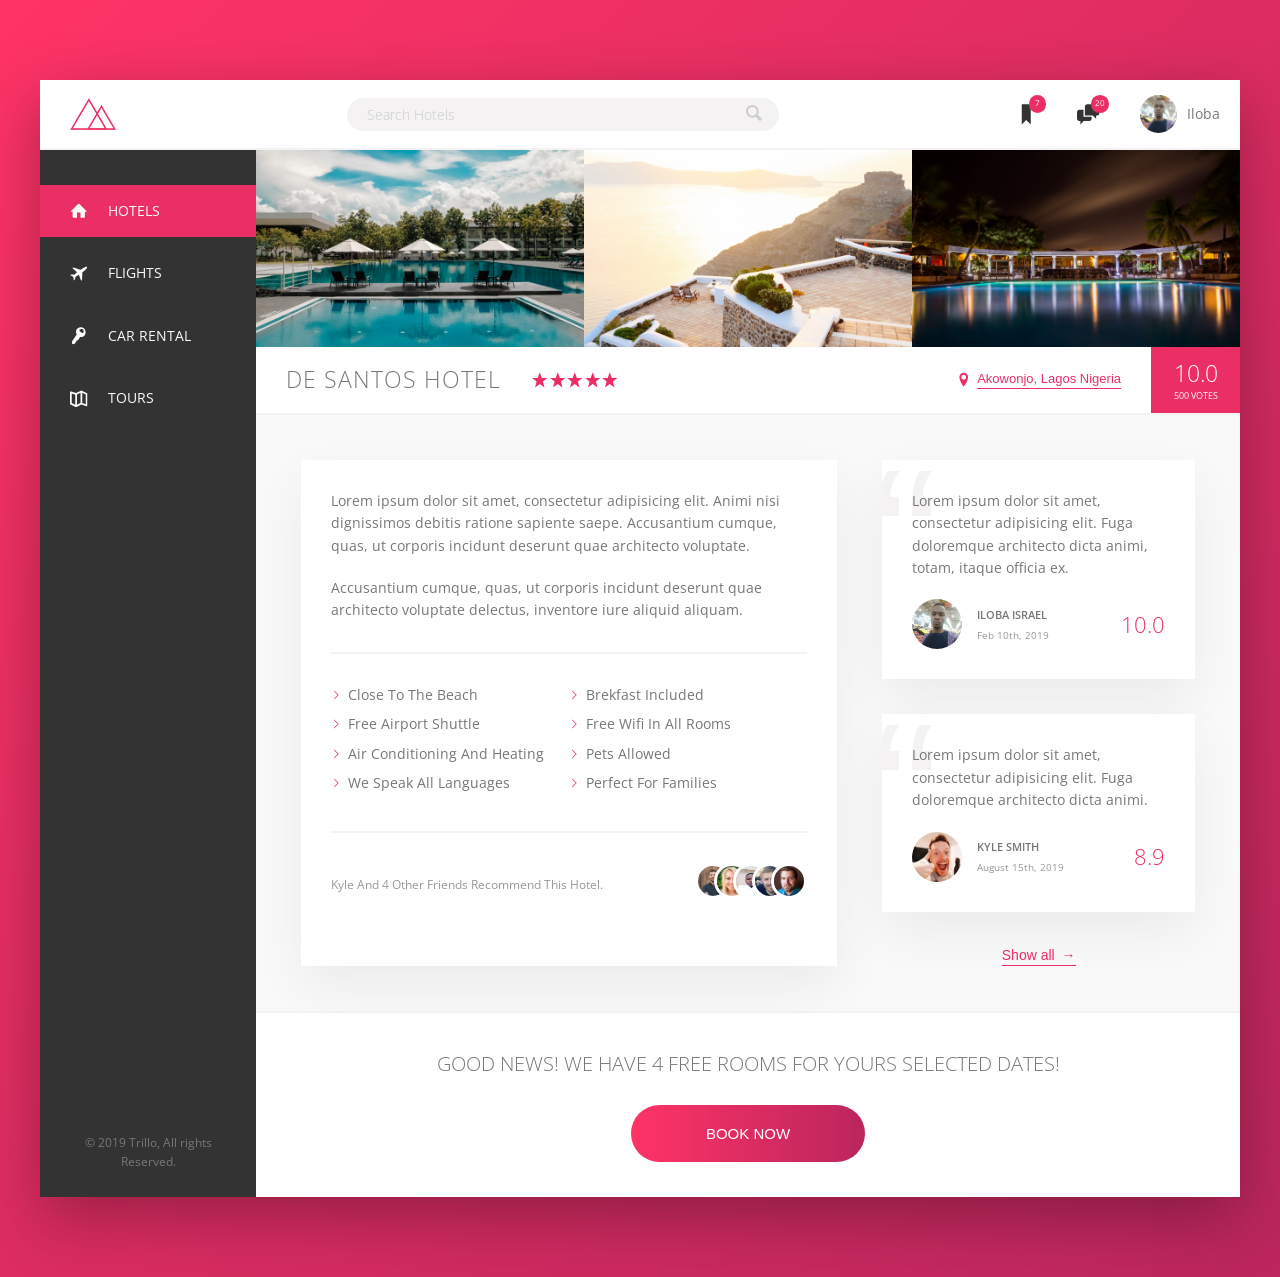
<file: index.html>
<!DOCTYPE html>
<html lang="en">
    <head>
        <meta charset="UTF-8">
        <meta name="viewport" content="width=device-width, initial-scale=1.0">
        
        <link href="https://fonts.googleapis.com/css?family=Open+Sans:300,400,600" rel="stylesheet">
        <link rel="stylesheet" href="css/style.css">
        <link rel="shortcut icon" type="image/png" href="img/favicon.png">
        
        <title>trillo &mdash; Your all-in-one booking app</title>
    </head>
    <body>
        <div class="container">
            <header class="header">
                <img src="/img/logo.png" alt="trillo logo" class="logo">

                <form action="#" class="search">
                    <input type="text" class="search_input" placeholder="Search Hotels">
                    <button class="search_btn">
                     <svg class="search_icon">
                        <use xlink:href="img/sprite.svg#icon-magnifying-glass"></use>
                     </svg>
                    </button>
                </form>
                <nav class="user-nav">
                    <div class="user-nav_icon-box">
                        <svg class="user-nav_icon">
                            <use xlink:href="img/sprite.svg#icon-bookmark"></use>
                        </svg>
                        <span class="user-nav_notify">7</span>
                    </div>
                    <div class="user-nav_icon-box">
                        <svg class="user-nav_icon">
                            <use xlink:href="img/sprite.svg#icon-chat"></use>
                        </svg>
                        <span class="user-nav_notify">20</span>
                    </div>
                    <div class="user-nav_user">
                        <img src="img/israel.jpg" alt="" class="user-nav_user-photo">
                        <span class="user-nav_user-name">Iloba</span>
                    </div>
                </nav>
            </header>
            <div class="content">
                <nav class="sidebar">
                    <ul class="side-nav">
                        <li class="side-nav_item side-nav_item--active">
                            <a href="#" class="side-nav_link">
                                <svg class="side-nav_icon">
                                    <use xlink:href="img/sprite.svg#icon-home"></use>
                                </svg>
                                <span>Hotels</span>
                            </a>
                        </li>

                <li class="side-nav_item">
                        <a href="#" class="side-nav_link">
                            <svg class="side-nav_icon">
                                <use xlink:href="img/sprite.svg#icon-aircraft"></use>
                            </svg>
                            <span>Flights</span>
                        </a>
                    </li>

                    <li class="side-nav_item">
                            <a href="#" class="side-nav_link">
                                <svg class="side-nav_icon">
                                    <use xlink:href="img/sprite.svg#icon-key"></use>
                                </svg>
                                <span>Car Rental</span>
                            </a>
                        </li>

                    <li class="side-nav_item">
                            <a href="#" class="side-nav_link">
                                <svg class="side-nav_icon">
                                    <use xlink:href="img/sprite.svg#icon-map"></use>
                                </svg>
                                <span>Tours</span>
                            </a>
                        </li>
                    </ul>
                    <div class="legal">
                        &copy; 2019 Trillo, All rights Reserved.
                    </div>
                </nav>
                <main class="hotel-view">
                   <div class="gallery">
                       <figure class="gallery_item">
                           <img src="img/hotel-2.jpg" alt="photo of hotel 2" class="gallery_photo">
                       </figure>

                       <figure class="gallery_item">
                        <img src="img/hotel-3.jpg" alt="photo of hotel 3" class="gallery_photo">
                    </figure>

                    <figure class="gallery_item">
                        <img src="img/hotel-1.jpg" alt="photo of hotel 2" class="gallery_photo">
                    </figure>
                   </div>

                   <div class="overview">
                       <h1 class="overview_heading">
                            De Santos Hotel
                       </h1>
                       <div class="overview_star">
                           <svg class="overview_icon-star">
                               <use xlink:href="img/sprite.svg#icon-star"></use>
                           </svg>

                           <svg class="overview_icon-star">
                            <use xlink:href="img/sprite.svg#icon-star"></use>
                            </svg>

                            <svg class="overview_icon-star">
                            <use xlink:href="img/sprite.svg#icon-star"></use>
                            </svg>

                            <svg class="overview_icon-star">
                                <use xlink:href="img/sprite.svg#icon-star"></use>
                            </svg>

                            <svg class="overview_icon-star">
                                <use xlink:href="img/sprite.svg#icon-star"></use>
                            </svg>
                       </div>
                       <div class="overview_location">
                            <svg class="overview_icon-location">
                                <use xlink:href="img/sprite.svg#icon-location-pin"></use>
                            </svg>
                            <button class="btn-inline">Akowonjo, Lagos Nigeria</button>
                       </div>

                       <div class="overview_rating">
                           <div class="overview_rating-average">10.0</div>
                           <div class="overview_rating-count">500 votes</div>
                       </div>
                   </div>

                   <div class="details">
                       <div class="description">
                        <p class="paragraph">
                            Lorem ipsum dolor sit amet, consectetur adipisicing elit. Animi nisi dignissimos debitis ratione sapiente saepe. 
                            Accusantium cumque, quas, ut corporis incidunt deserunt quae architecto voluptate.
                        </p>

                        <p class="paragraph">
                            Accusantium cumque, quas, ut corporis incidunt deserunt quae architecto voluptate delectus, inventore iure aliquid aliquam.
                        </p>

                        <ul class="list">
                            <li class="list_items">Close to the beach</li>
                            <li class="list_items">Brekfast Included</li>
                            <li class="list_items">free airport shuttle</li>
                            <li class="list_items">free wifi in all rooms</li>
                            <li class="list_items">air conditioning and heating</li>
                            <li class="list_items">pets allowed</li>
                            <li class="list_items">we speak all languages</li>
                            <li class="list_items">perfect for families</li>
                        </ul>

                        <div class="recommend">
                            <p class="recommend_count">
                                kyle and 4 other friends recommend this hotel.
                            </p>
                            <div class="recommend_friends">
                                <img src="img/user-4.jpg" alt="hotel users" class="recommend_photo">
                                <img src="img/user-6.jpg" alt="hotel users" class="recommend_photo">
                                <img src="img/ISRAEL.jpeg" alt="hotel users" class="recommend_photo">
                                <img src="img/user-3.jpg" alt="hotel users" class="recommend_photo">
                                <img src="img/user-5.jpg" alt="hotel users" class="recommend_photo"> 
                            </div>
                        </div>
                       </div>

                       <div class="user-reviews">
                            <figure class="review">
                                <blockquote class="review_text">
                                    Lorem ipsum dolor sit amet, consectetur adipisicing elit. Fuga doloremque architecto dicta animi, totam, itaque officia ex.
                                </blockquote>
                                <figcaption class="review_user">
                                    <img src="img/israel.jpg" alt="iloba israel" class="review_photo">
                                    <div class="review_user-box">
                                        <p class="review_user-name">Iloba Israel</p>
                                        <p class="review_user-date">Feb 10th, 2019</p>
                                    </div>
                                    <div class="review_rating">10.0</div>
                                </figcaption>
                            </figure>

                            <figure class="review">
                                    <blockquote class="review_text">
                                            Lorem ipsum dolor sit amet, consectetur adipisicing elit. Fuga doloremque architecto dicta animi.
                                    </blockquote>
                                    <figcaption class="review_user">
                                        <img src="img/user-1.jpg" alt="iloba israel" class="review_photo">
                                        <div class="review_user-box">
                                            <p class="review_user-name">Kyle Smith</p>
                                            <p class="review_user-date">August 15th, 2019</p>
                                        </div>
                                        <div class="review_rating">8.9</div>
                                    </figcaption>
                            </figure>
                            <button class="btn-inline">Show all <span>&rarr;</span></button>
                       </div>
                   </div>
                   <div class="cta">
                    <h2 class="cta_book-now">
                        Good News! We have 4 Free Rooms for yours selected dates!
                    </h2>
                    <button class="btn">
                        <span class="btn_visible">Book Now</span>
                        <span class="btn_invisible"> Only 4 Rooms Left</span>
                    </button>
                </div>
                </main>
            </div>
        </div>
    </body>
</html>
</file>
<file: css/style.css>
:root {
  --color-primary: #eb2f64;
  --color-primary-light:#FF3366;
  --color-primary-dark: #BA265D;
  --color-grey-light-2: #f4f2f2;
  --color-grey-light-3: #f0eeee;
  --color-grey-light-1: #faf9f9;
  --color-grey-light-4: #ccc;
  --color-grey-dark-1: #333;
  --color-grey-dark-2: #777;
  --color-grey-dark-3: #999;
  --color-grey-dark-4: rgb(14, 1, 1);
  --shadow-dark: 0 2rem 6rem rgba(0,0,0,.3);
  --shadow-light: 0 2rem 5rem rgba(0,0,0,.06);
  --line: 2px solid var(--color-grey-light-2); }

* {
  margin: 0;
  padding: 0; }

*,
*::before,
*::after {
  box-sizing: inherit; }

html {
  box-sizing: border-box;
  font-size: 62.5%; }
  @media only screen and (max-width: 72.9em) {
    html {
      font-size: 50%; } }

body {
  font-family: 'Open Sans', sans-serif;
  font-weight: 400;
  line-height: 1.6;
  color: var(--color-grey-dark-2);
  background-image: linear-gradient(to right bottom, var(--color-primary-light), var(--color-primary-dark));
  background-size: cover;
  background-repeat: no-repeat;
  min-height: 100vh; }

.container {
  max-width: 120rem;
  margin: 8rem auto;
  background-color: var(--color-grey-light-1);
  box-shadow: var(--shadow-dark);
  min-height: 50rem; }
  @media only screen and (max-width: 75em) {
    .container {
      margin: 0;
      max-width: 100%;
      width: 100%; } }

.header {
  font-size: 1.4rem;
  height: 7rem;
  background-color: #fff;
  border-bottom: var(--line);
  display: flex;
  justify-content: space-between;
  align-items: center; }
  @media only screen and (max-width: 31.25em) {
    .header {
      flex-wrap: wrap;
      height: 12rem;
      align-content: space-around; } }

.content {
  display: flex; }
  @media only screen and (max-width: 56.25em) {
    .content {
      flex-direction: column; } }

.sidebar {
  background-color: var(--color-grey-dark-1);
  flex: 0 0 18%;
  display: flex;
  flex-direction: column;
  justify-content: space-between; }

.hotel-view {
  background-color: #fff;
  flex: 1; }

.details {
  font-size: 1.4rem;
  display: flex;
  padding: 4.5rem;
  background-color: var(--color-grey-light-1);
  border-bottom: var(--line); }
  @media only screen and (max-width: 56.25em) {
    .details {
      padding: 3rem; } }
  @media only screen and (max-width: 37.5em) {
    .details {
      flex-direction: column; } }

.description {
  font-size: 1.4rem;
  background-color: #fff;
  box-shadow: var(--shadow-light);
  padding: 3rem;
  flex: 0 0 60%;
  margin-right: 4.5rem; }
  @media only screen and (max-width: 56.25em) {
    .description {
      padding: 2rem;
      margin-right: 3rem; } }
  @media only screen and (max-width: 37.5em) {
    .description {
      margin-right: 0;
      margin-bottom: 3rem; } }

.user-reviews {
  flex: 1;
  display: flex;
  flex-direction: column;
  align-items: center; }

.logo {
  height: 3.25rem;
  margin-left: 3rem; }

.search {
  flex: 0 0 40%;
  display: flex;
  align-items: center;
  justify-content: center; }
  @media only screen and (max-width: 31.25em) {
    .search {
      order: 1;
      flex: 0 0 100%;
      background-color: var(--color-grey-light-2); } }
  .search_input {
    font-family: inherit;
    font-size: inherit;
    background-color: var(--color-grey-light-2);
    border: none;
    padding: .7rem 2rem;
    border-radius: 100px;
    width: 90%;
    transition: all .2s ease;
    margin-right: -3.5rem; }
    .search_input:focus {
      outline: none;
      width: 100%;
      background-color: var(--color-grey-light-3); }
      @media only screen and (max-width: 31.25em) {
        .search_input:focus {
          background-color: transparent;
          border-radius: none; } }
    .search_input::-webkit-input-placeholder {
      font-weight: 100;
      color: var(--color-grey-light-4); }
  .search_btn {
    border: none;
    background-color: transparent;
    cursor: pointer; }
    .search_btn:focus {
      outline: none;
      transform: translateY(2px); }
  .search_icon {
    height: 2rem;
    width: 2rem;
    fill: var(--color-grey-light-4); }

.user-nav {
  display: flex;
  align-items: center;
  align-self: stretch; }
  .user-nav > * {
    padding: 0 2rem;
    cursor: pointer;
    height: 100%;
    display: flex;
    align-items: center; }
  .user-nav > *:hover {
    background-color: var(--color-grey-light-2); }
  .user-nav_icon-box {
    position: relative; }
  .user-nav_icon {
    height: 2.25rem;
    width: 2.25rem;
    fill: var(--color-grey-dark-1); }
  .user-nav_notify {
    font-size: .8rem;
    height: 1.75rem;
    width: 1.75rem;
    border-radius: 50%;
    background-color: var(--color-primary);
    color: #fff;
    position: absolute;
    top: 1.5rem;
    right: 1.1rem;
    display: flex;
    justify-content: center;
    align-items: center; }
  .user-nav_user-photo {
    height: 3.75rem;
    border-radius: 50%;
    width: 3.75rem; }
  .user-nav_user-name {
    margin-left: 1rem; }

.side-nav {
  font-size: 1.4rem;
  list-style: none;
  margin-top: 3.5rem; }
  @media only screen and (max-width: 56.25em) {
    .side-nav {
      display: flex;
      margin: 0; } }
  .side-nav_item {
    position: relative; }
    .side-nav_item:not(:last-child) {
      margin-bottom: 1rem; }
      @media only screen and (max-width: 56.25em) {
        .side-nav_item:not(:last-child) {
          margin: 0; } }
    @media only screen and (max-width: 56.25em) {
      .side-nav_item {
        flex: 1; } }
  .side-nav_item::before {
    content: "";
    position: absolute;
    top: 0;
    left: 0;
    height: 100%;
    width: 3px;
    background-color: var(--color-primary);
    transform: scaleY(0);
    transition: transform 0.2s, width 0.4s cubic-bezier(1, 0, 0, 1) 0.2s, background-color 0.1s; }
  .side-nav_item:hover::before, .side-nav_item--active::before {
    transform: scaleY(1);
    width: 100%; }
  .side-nav_item:active::before {
    background-color: var(--color-primary-light); }
  .side-nav_link:link, .side-nav_link:visited {
    text-decoration: none;
    color: var(--color-grey-light-1);
    text-transform: uppercase;
    display: block;
    padding: 1.5rem 3rem;
    position: relative;
    z-index: 50;
    display: flex;
    align-items: center; }
    @media only screen and (max-width: 56.25em) {
      .side-nav_link:link, .side-nav_link:visited {
        justify-content: center;
        padding: 2rem; } }
    @media only screen and (max-width: 37.5em) {
      .side-nav_link:link, .side-nav_link:visited {
        flex-direction: column;
        padding: 1.5rem .5rem; } }
  .side-nav_icon {
    width: 1.75rem;
    height: 1.75rem;
    margin-right: 2rem;
    fill: currentColor; }
    @media only screen and (max-width: 37.5em) {
      .side-nav_icon {
        width: 1.5rem;
        height: 1.5rem;
        margin-right: 0;
        margin-bottom: .7rem; } }

.legal {
  font-size: 1.2rem;
  text-align: center;
  color: var(--grey-light-4);
  padding: 2.5rem; }
  @media only screen and (max-width: 56.25em) {
    .legal {
      display: none; } }

.gallery {
  display: flex; }
  .gallery_photo {
    width: 100%;
    display: block; }

.overview {
  display: flex;
  align-items: center;
  border-bottom: var(--line); }
  .overview_heading {
    font-size: 2.25rem;
    font-weight: 300;
    text-transform: uppercase;
    letter-spacing: 1px;
    padding: 1.5rem 3rem; }
    @media only screen and (max-width: 37.5em) {
      .overview_heading {
        font-size: 1.8rem;
        padding: 1.25rem 2rem; } }
    @media only screen and (max-width: 27.5em) {
      .overview_heading {
        font-size: 1.4rem; } }
  .overview_star {
    margin-right: auto;
    display: flex; }
  .overview_icon-star, .overview_icon-location {
    width: 1.75rem;
    height: 1.75rem;
    fill: var(--color-primary); }
  .overview_location {
    font-size: 1.3rem;
    display: flex;
    vertical-align: center; }
  .overview_icon-location {
    margin-right: .5rem; }
  .overview_rating {
    background-color: var(--color-primary);
    color: #fff;
    margin-left: 3rem;
    padding: 0 2.25rem;
    align-self: stretch;
    display: flex;
    flex-direction: column;
    align-items: center;
    justify-content: center; }
    @media only screen and (max-width: 37.5em) {
      .overview_rating {
        padding: 0 1.5rem; } }
  .overview_rating-average {
    font-size: 2.25rem;
    font-weight: 300;
    margin-bottom: -3px; }
    @media only screen and (max-width: 31.25em) {
      .overview_rating-average {
        font-size: 1.8rem; } }
  .overview_rating-count {
    font-size: .9rem;
    text-transform: uppercase;
    text-align: center; }
    @media only screen and (max-width: 31.25em) {
      .overview_rating-count {
        font-size: .5rem; } }

.btn-inline {
  border: none;
  color: var(--color-primary);
  font-size: inherit;
  border-bottom: 1px solid currentColor;
  padding-bottom: 2px;
  background-color: transparent;
  display: inline-block;
  cursor: pointer;
  transition: all .2s; }
  .btn-inline span {
    margin-left: 3px;
    transition: margin-left .2s; }
  .btn-inline:hover {
    color: var(--color-grey-dark-1); }
    .btn-inline:hover span {
      margin-left: 8px; }
  .btn-inline:focus {
    outline: none;
    animation: pulsate 1s infinite; }

@keyframes pulsate {
  0% {
    transform: scale(1);
    box-shadow: none; }
  50% {
    transform: scale(1.05);
    box-shadow: 0 1rem 4rem; }
  100% {
    transform: scale(1);
    box-shadow: none; } }

.paragraph:not(:last-of-type) {
  margin-bottom: 2rem; }

.list {
  list-style: none;
  margin: 3rem 0;
  padding: 3rem 0;
  border-top: var(--line);
  border-bottom: var(--line);
  text-transform: capitalize;
  display: flex;
  flex-wrap: wrap; }
  .list_items {
    flex: 0 0 50%;
    margin-bottom: .7rem; }
    @media only screen and (max-width: 31.25em) {
      .list_items {
        flex: 0 0 100%; } }
  .list_items::before {
    content: "";
    display: inline-block;
    height: 1rem;
    width: 1rem;
    margin-right: .7rem;
    background-image: url(/img/chevron-thin-right.svg);
    background-size: cover; }
    @supports (-webkit-mask-image: url()) or (mask-image: url()) {
      .list_items::before {
        background-color: var(--color-primary);
        -webkit-mask-image: url(/img/chevron-thin-right.svg);
        -webkit-mask-size: cover;
        mask-image: url(/img/chevron-thin-right.svg);
        mask-size: cover;
        background-image: none; } }

.recommend {
  font-size: 1.3rem;
  color: var(--color-grey-dark-3);
  display: flex;
  align-items: center; }
  @media only screen and (max-width: 31.25em) {
    .recommend {
      flex-direction: column; } }
  .recommend_count {
    margin-right: auto;
    font-size: 1.2rem;
    text-transform: capitalize; }
  .recommend_frends {
    display: flex; }
  .recommend_photo {
    box-sizing: content-box;
    height: 3rem;
    width: 3rem;
    border-radius: 50%;
    border: 3px solid #fff; }
    .recommend_photo:not(:last-child) {
      margin-right: -2rem; }

.review {
  background-color: #fff;
  box-shadow: var(--shadow-light);
  padding: 3rem;
  margin-bottom: 3.5rem;
  position: relative;
  overflow: hidden; }
  @media only screen and (max-width: 56.25em) {
    .review {
      padding: 2rem;
      margin-bottom: 3rem; } }
  .review_text {
    margin-bottom: 2rem;
    position: relative;
    z-index: 10; }
  .review_user {
    display: flex;
    align-items: center; }
  .review_photo {
    height: 5rem;
    width: 5rem;
    border-radius: 50%;
    margin-right: 1.5rem; }
  .review_user-box {
    margin-right: auto; }
  .review_user-name {
    font-size: 1.1rem;
    font-weight: 600;
    text-transform: uppercase;
    margin-bottom: .4rem; }
  .review_user-date {
    font-size: 1rem;
    color: var(--color-grey-dark-3); }
  .review_rating {
    color: var(--color-primary);
    font-size: 2.2rem;
    font-weight: 300; }
  .review::before {
    content: "\201C";
    position: absolute;
    top: -2rem;
    left: -1rem;
    line-height: 1;
    font-size: 20rem;
    color: var(--color-grey-light-2);
    font-family: sans-serif;
    z-index: 1; }

.cta {
  padding: 3.5rem 0;
  text-align: center; }
  .cta_book-now {
    font-size: 2rem;
    font-weight: 300;
    text-transform: uppercase;
    margin-bottom: 2.5rem; }
    @media only screen and (max-width: 56.25em) {
      .cta_book-now {
        padding: 2.5rem 0; } }

.btn {
  font-size: 1.5rem;
  font-weight: 300;
  text-transform: uppercase;
  border-radius: 100px;
  border: none;
  background-image: linear-gradient(to right, var(--color-primary-light), var(--color-primary-dark));
  color: #fff;
  position: relative;
  overflow: hidden;
  cursor: pointer;
  animation: pulsate 1s infinite; }
  .btn_visible {
    display: inline-block;
    padding: 2rem 7.5rem;
    height: 100%;
    width: 100%;
    transition: all .2s ease; }
  .btn_invisible {
    display: inline-block;
    position: absolute;
    padding: 2rem 0;
    height: 100%;
    width: 100%;
    left: 0;
    top: -100%;
    transition: all .2s ease; }
  .btn:hover {
    background-image: linear-gradient(to left, var(--color-primary-light), var(--color-primary-dark)); }
  .btn:hover .btn_visible {
    transform: translateY(100%); }
  .btn:hover .btn_invisible {
    top: 0; }
  .btn:focus {
    outline: none; }
</file>
